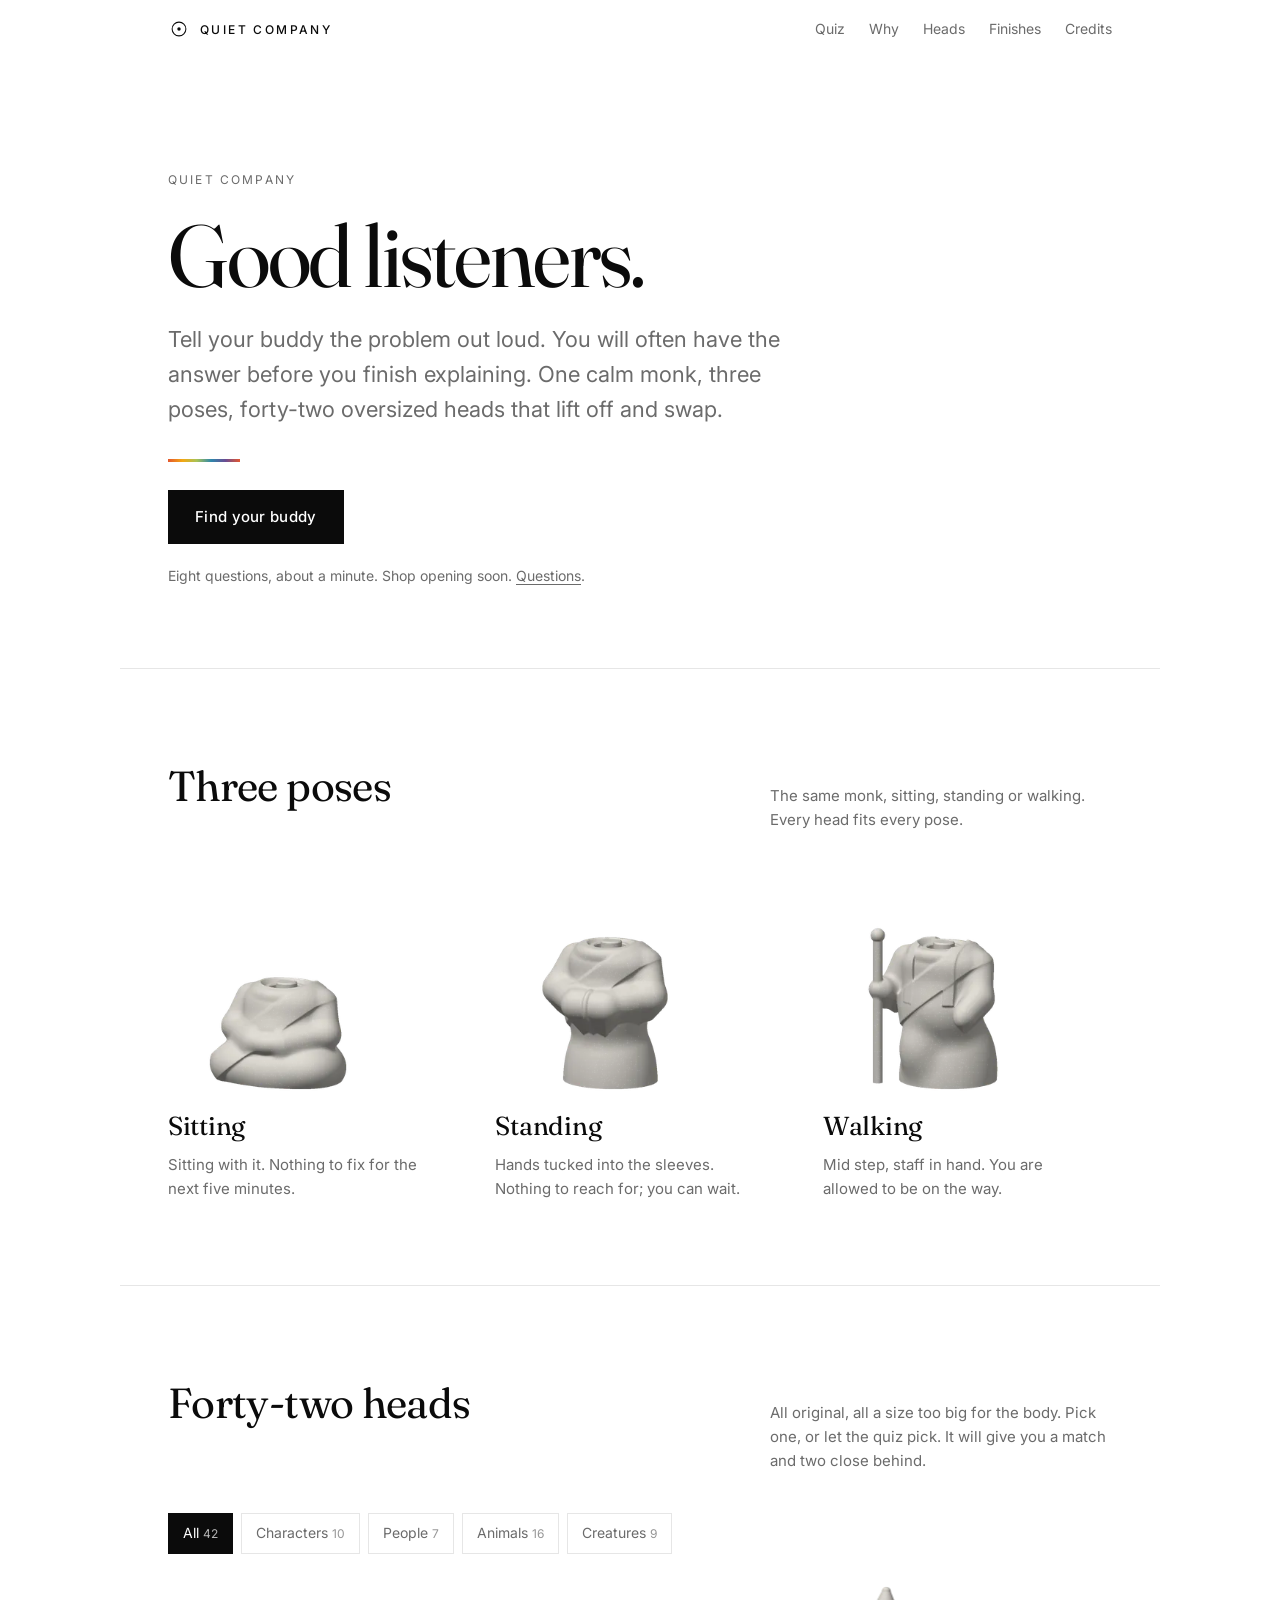
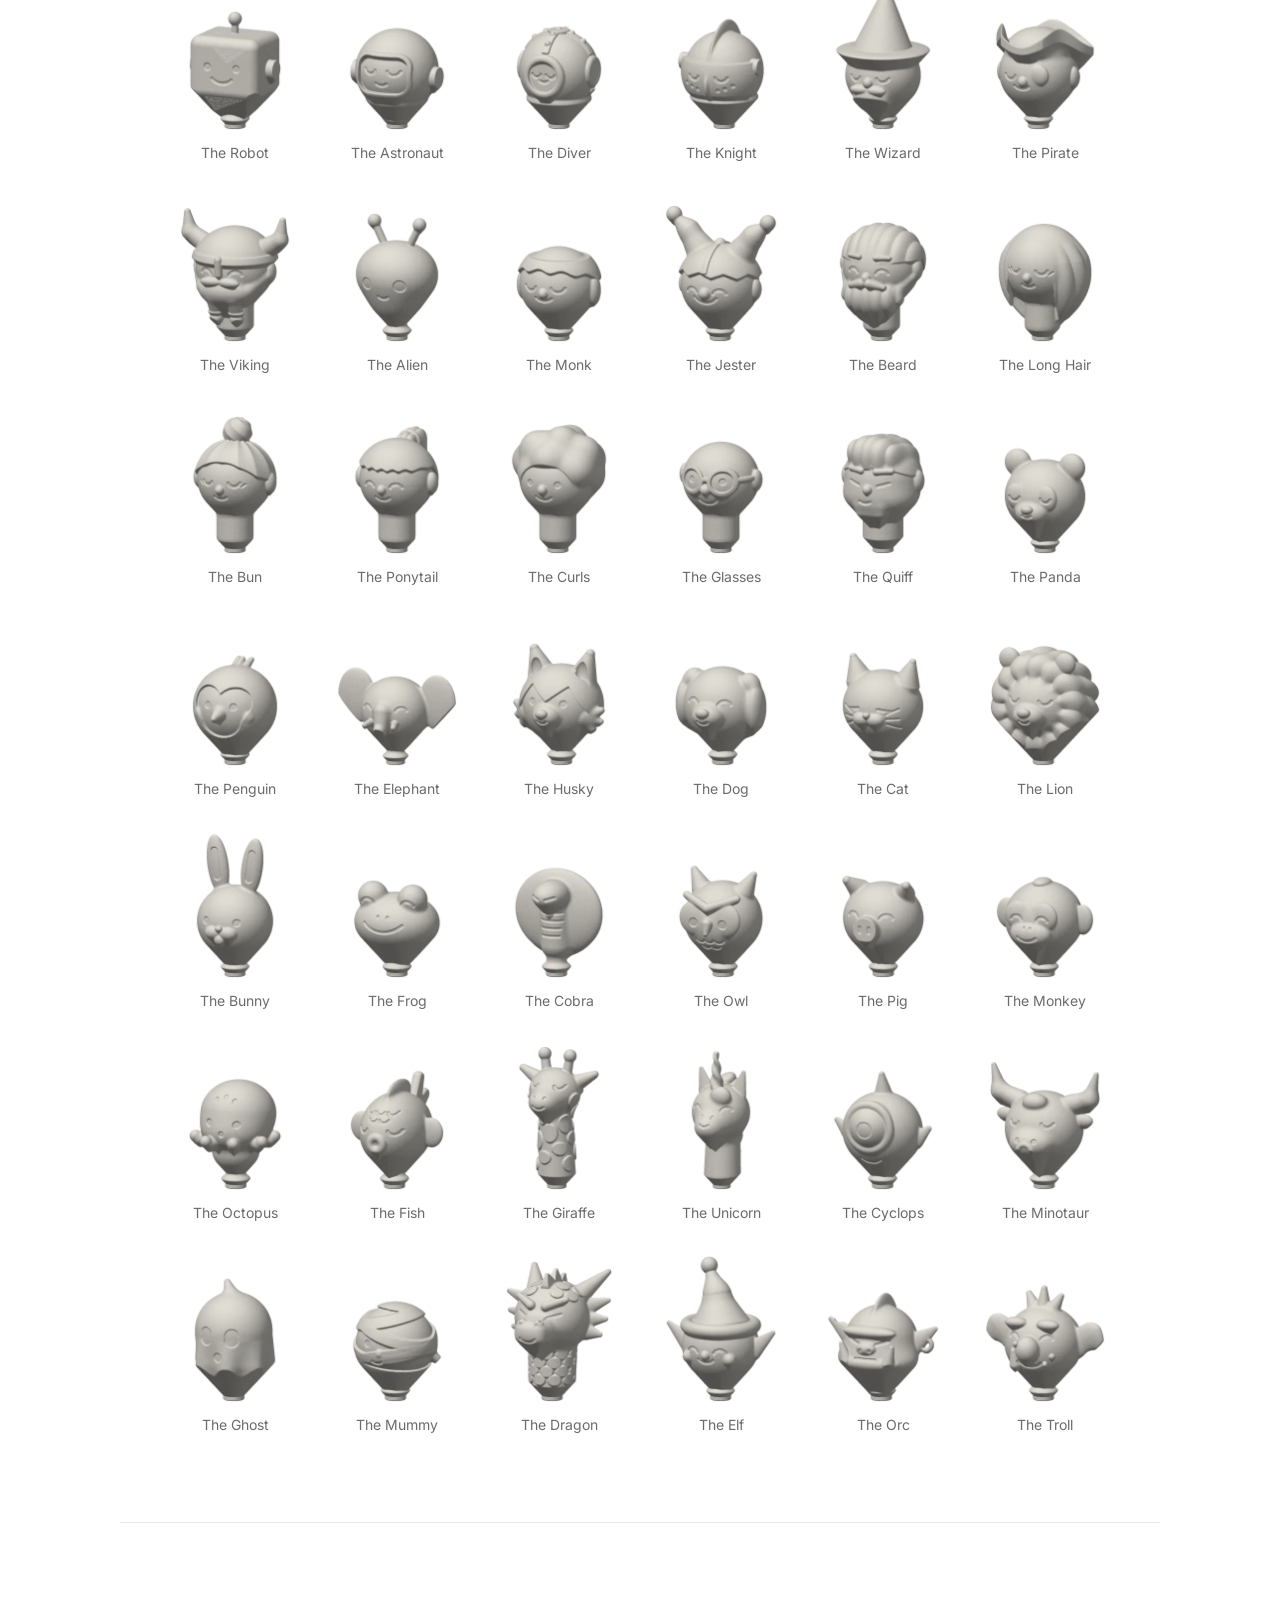
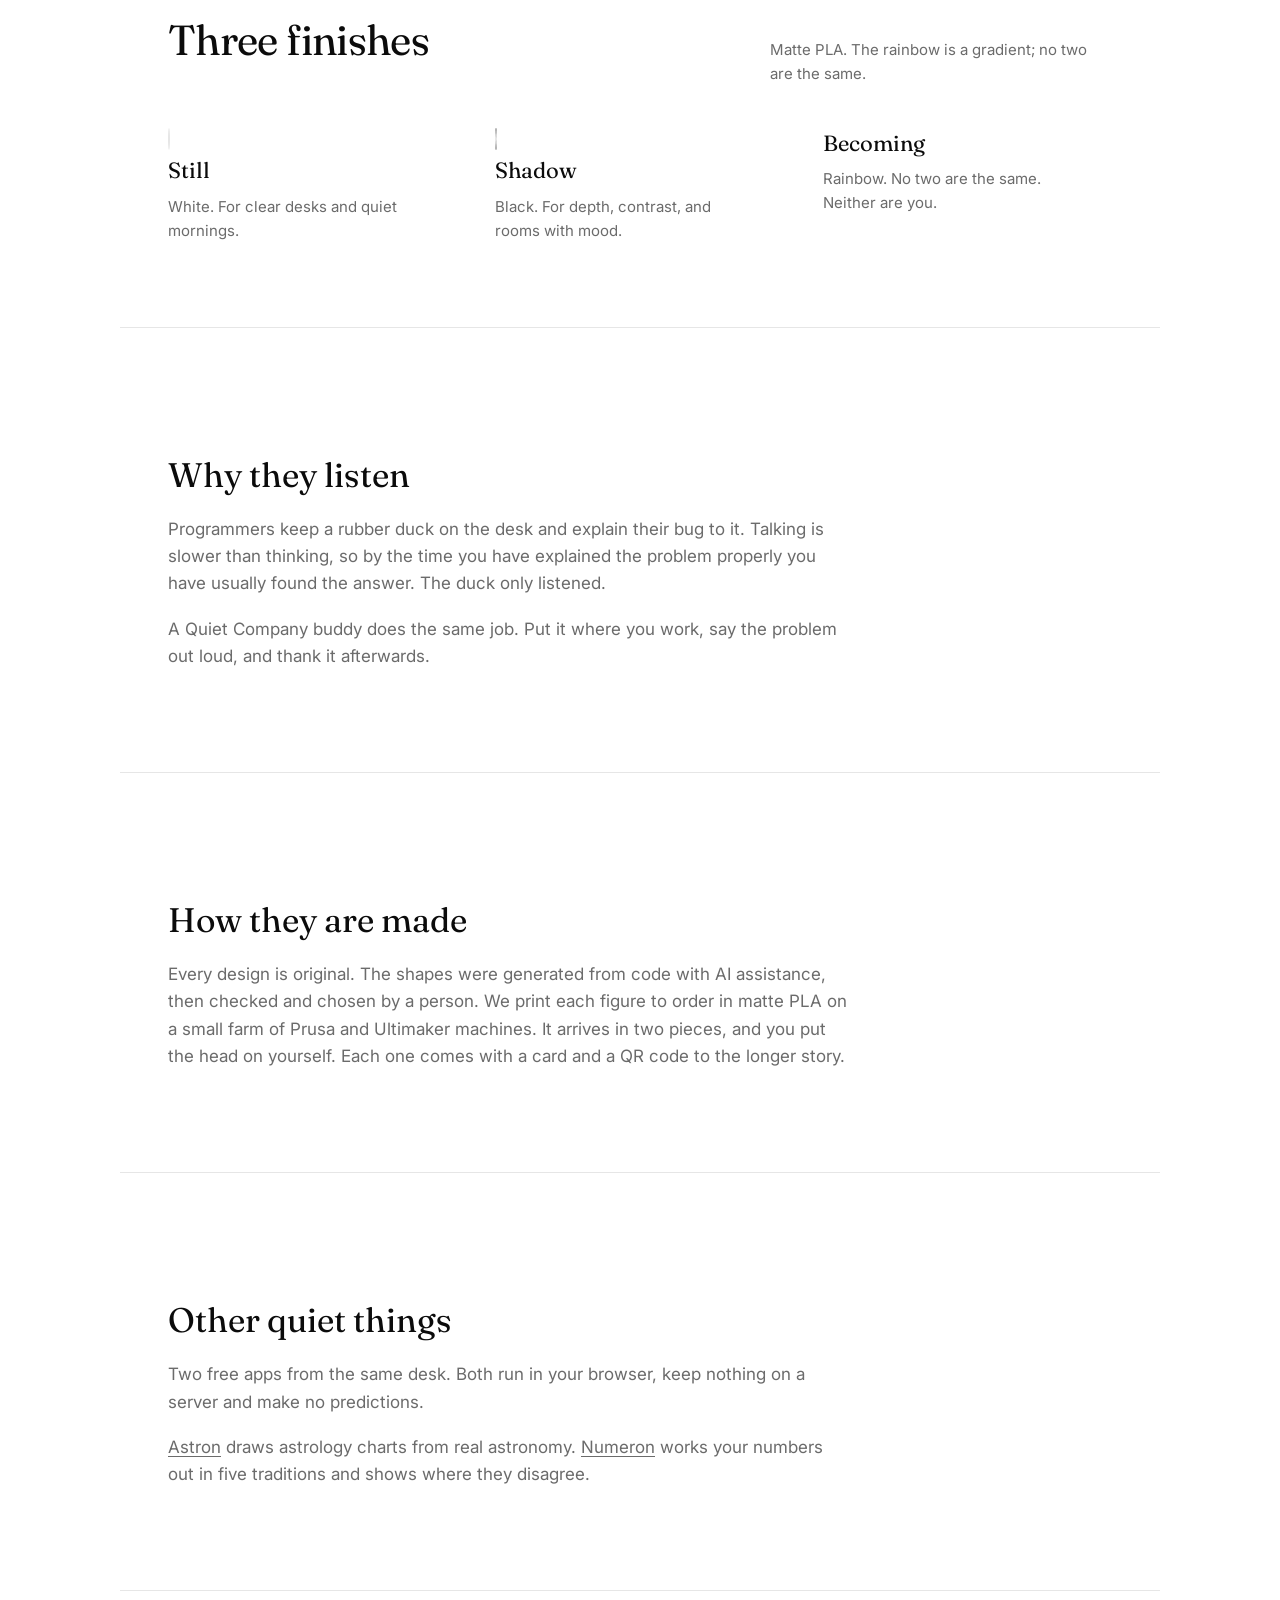
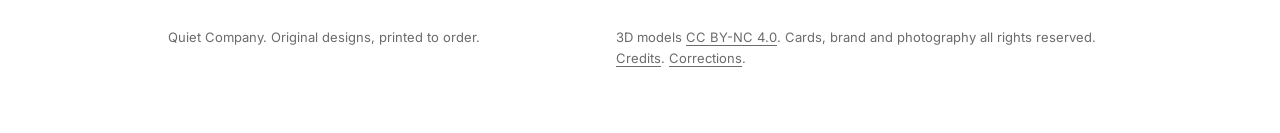
<file: index.html>
<!doctype html>
<html lang="en">
<head>
<meta charset="utf-8">
<meta name="viewport" content="width=device-width, initial-scale=1">
<title>Quiet Company | desk buddies that listen</title>
<meta name="description" content="Desk buddies that listen. One calm monk, three poses, forty-two oversized heads that swap. Original 3D-printed figures, printed to order.">
<meta name="theme-color" content="#ffffff">
<link rel="icon" href="assets/favicon.svg" type="image/svg+xml">
<link rel="preconnect" href="https://fonts.googleapis.com">
<link rel="preconnect" href="https://fonts.gstatic.com" crossorigin>
<link href="https://fonts.googleapis.com/css2?family=Fraunces:opsz,wght@9..144,400;9..144,500&amp;family=Inter:wght@400;500&amp;display=swap" rel="stylesheet">
<link rel="stylesheet" href="assets/style.css">
<meta property="og:title" content="Quiet Company | desk buddies that listen">
<meta property="og:description" content="Tell your buddy the problem. They listen.">
<meta property="og:type" content="website">
</head>
<body>
<a class="skip" href="#main">Skip to content</a>

<header class="site-header">
  <a class="wordmark" href="index.html" aria-label="Quiet Company home">
    <svg class="mark" viewBox="0 0 32 32" fill="none" aria-hidden="true" focusable="false">
      <circle cx="16" cy="16" r="10" stroke="currentColor" stroke-width="1.5"/>
      <circle cx="16" cy="16" r="2.5" fill="currentColor"/>
    </svg>
    <span>QUIET COMPANY</span>
  </a>
  <nav aria-label="Primary">
    <a href="quiz.html">Quiz</a>
    <a href="#listening">Why</a>
    <a href="#heads">Heads</a>
    <a href="#finishes">Finishes</a>
    <a href="credits.html">Credits</a>
  </nav>
</header>

<main id="main">

  <section class="hero">
    <p class="eyebrow">Quiet Company</p>
    <h1>Good listeners.</h1>
    <p class="lede">Tell your buddy the problem out loud. You will often have the answer before you finish explaining. One calm monk, three poses, forty-two oversized heads that lift off and swap.</p>
    <div class="rule" aria-hidden="true"></div>
    <p><a class="button" href="quiz.html">Find your buddy</a></p>
    <p class="availability">Eight questions, about a minute. Shop opening soon. <a href="credits.html#contact">Questions</a>.</p>
  </section>

  <section id="poses" class="section">
    <div class="section-head">
      <h2>Three poses</h2>
      <p>The same monk, sitting, standing or walking. Every head fits every pose.</p>
    </div>
    <div class="grid" id="js-poses"></div>
  </section>

  <section id="heads" class="section">
    <div class="section-head">
      <h2>Forty-two heads</h2>
      <p>All original, all a size too big for the body. Pick one, or let the quiz pick. It will give you a match and two close behind.</p>
    </div>
    <div class="tiles" id="js-gallery"></div>
    <noscript><p class="lede">The gallery and the quiz need JavaScript. Nothing is tracked and nothing is sent anywhere.</p></noscript>
  </section>

  <section id="finishes" class="section">
    <div class="section-head">
      <h2>Three finishes</h2>
      <p>Matte PLA. The rainbow is a gradient; no two are the same.</p>
    </div>
    <div class="finishes">
      <div class="finish">
        <span class="swatch still" aria-hidden="true"></span>
        <h3>Still</h3>
        <p>White. For clear desks and quiet mornings.</p>
      </div>
      <div class="finish">
        <span class="swatch shadow" aria-hidden="true"></span>
        <h3>Shadow</h3>
        <p>Black. For depth, contrast, and rooms with mood.</p>
      </div>
      <div class="finish">
        <span class="swatch becoming" aria-hidden="true"></span>
        <h3>Becoming</h3>
        <p>Rainbow. No two are the same. Neither are you.</p>
      </div>
    </div>
  </section>

  <section id="listening" class="section prose">
    <h2>Why they listen</h2>
    <p>Programmers keep a rubber duck on the desk and explain their bug to it. Talking is slower than thinking, so by the time you have explained the problem properly you have usually found the answer. The duck only listened.</p>
    <p>A Quiet Company buddy does the same job. Put it where you work, say the problem out loud, and thank it afterwards.</p>
  </section>

  <section class="section prose">
    <h2>How they are made</h2>
    <p>Every design is original. The shapes were generated from code with AI assistance, then checked and chosen by a person. We print each figure to order in matte PLA on a small farm of Prusa and Ultimaker machines. It arrives in two pieces, and you put the head on yourself. Each one comes with a card and a QR code to the longer story.</p>
  </section>

  <section class="section prose">
    <h2>Other quiet things</h2>
    <p>Two free apps from the same desk. Both run in your browser, keep nothing on a server and make no predictions.</p>
    <p><a href="https://astron.retroverse.studio/">Astron</a> draws astrology charts from real astronomy. <a href="https://numeron.retroverse.studio/">Numeron</a> works your numbers out in five traditions and shows where they disagree.</p>
  </section>

</main>

<footer class="site-footer">
  <p>Quiet Company. Original designs, printed to order.</p>
  <p>3D models <a href="credits.html#models">CC BY-NC 4.0</a>. Cards, brand and photography all rights reserved. <a href="credits.html">Credits</a>. <a href="https://github.com/michael-borck/quiet-company-open/issues">Corrections</a>.</p>
</footer>

<script src="assets/buddies.js"></script>
<script src="assets/site.js"></script>
</body>
</html>
</file>
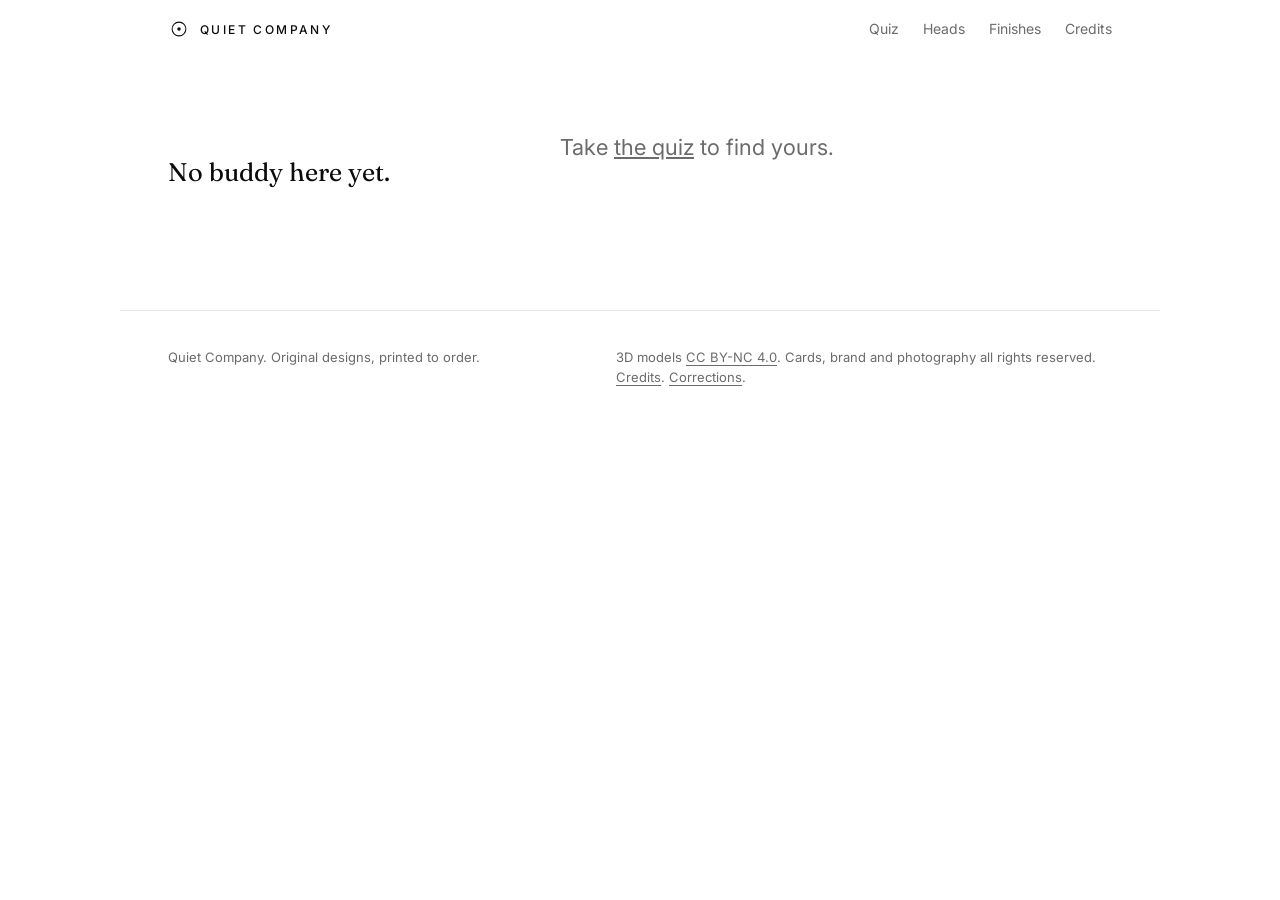
<file: buddy.html>
<!doctype html>
<html lang="en">
<head>
<meta charset="utf-8">
<meta name="viewport" content="width=device-width, initial-scale=1">
<title>Your buddy | Quiet Company</title>
<meta name="description" content="A Quiet Company figure: one head, one pose, one practice.">
<meta name="theme-color" content="#ffffff">
<link rel="icon" href="assets/favicon.svg" type="image/svg+xml">
<link rel="preconnect" href="https://fonts.googleapis.com">
<link rel="preconnect" href="https://fonts.gstatic.com" crossorigin>
<link href="https://fonts.googleapis.com/css2?family=Fraunces:opsz,wght@9..144,400;9..144,500&amp;family=Inter:wght@400;500&amp;display=swap" rel="stylesheet">
<link rel="stylesheet" href="assets/style.css">
<meta property="og:title" content="Your buddy | Quiet Company">
<meta property="og:description" content="Small figures for the still point.">
<meta property="og:type" content="website">
</head>
<body>
<a class="skip" href="#main">Skip to content</a>

<header class="site-header">
  <a class="wordmark" href="index.html" aria-label="Quiet Company home">
    <svg class="mark" viewBox="0 0 32 32" fill="none" aria-hidden="true" focusable="false">
      <circle cx="16" cy="16" r="10" stroke="currentColor" stroke-width="1.5"/>
      <circle cx="16" cy="16" r="2.5" fill="currentColor"/>
    </svg>
    <span>QUIET COMPANY</span>
  </a>
  <nav aria-label="Primary">
    <a href="quiz.html">Quiz</a>
    <a href="index.html#heads">Heads</a>
    <a href="index.html#finishes">Finishes</a>
    <a href="credits.html">Credits</a>
  </nav>
</header>

<main id="main">
  <article class="figure" id="js-buddy">
    <noscript><h1>This page needs JavaScript.</h1></noscript>
  </article>
</main>

<footer class="site-footer">
  <p>Quiet Company. Original designs, printed to order.</p>
  <p>3D models <a href="credits.html#models">CC BY-NC 4.0</a>. Cards, brand and photography all rights reserved. <a href="credits.html">Credits</a>. <a href="https://github.com/michael-borck/quiet-company-open/issues">Corrections</a>.</p>
</footer>

<script src="assets/buddies.js"></script>
<script src="assets/site.js"></script>
</body>
</html>
</file>
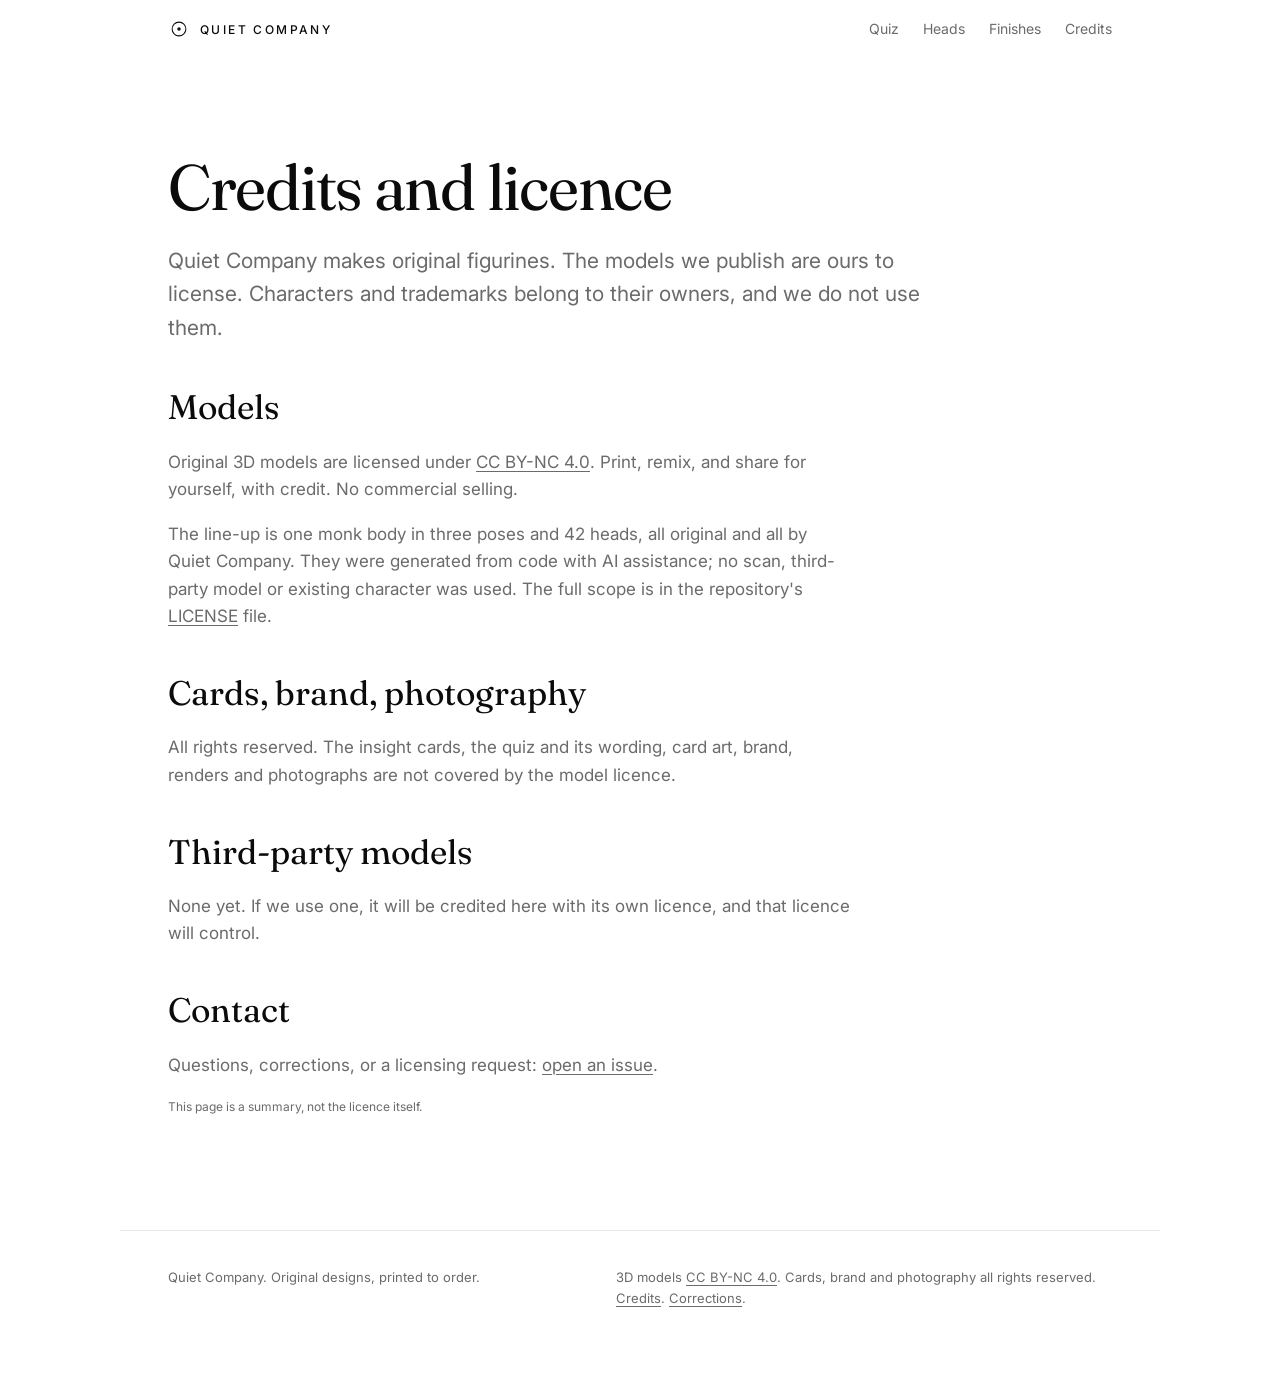
<file: credits.html>
<!doctype html>
<html lang="en">
<head>
<meta charset="utf-8">
<meta name="viewport" content="width=device-width, initial-scale=1">
<title>Credits and licence | Quiet Company</title>
<meta name="description" content="Credits and licence for Quiet Company models, cards and brand.">
<meta name="theme-color" content="#ffffff">
<link rel="icon" href="assets/favicon.svg" type="image/svg+xml">
<link rel="preconnect" href="https://fonts.googleapis.com">
<link rel="preconnect" href="https://fonts.gstatic.com" crossorigin>
<link href="https://fonts.googleapis.com/css2?family=Fraunces:opsz,wght@9..144,400;9..144,500&amp;family=Inter:wght@400;500&amp;display=swap" rel="stylesheet">
<link rel="stylesheet" href="assets/style.css">
<meta property="og:title" content="Credits and licence | Quiet Company">
<meta property="og:type" content="article">
</head>
<body>
<a class="skip" href="#main">Skip to content</a>

<header class="site-header">
  <a class="wordmark" href="index.html" aria-label="Quiet Company home">
    <svg class="mark" viewBox="0 0 32 32" fill="none" aria-hidden="true" focusable="false">
      <circle cx="16" cy="16" r="10" stroke="currentColor" stroke-width="1.5"/>
      <circle cx="16" cy="16" r="2.5" fill="currentColor"/>
    </svg>
    <span>QUIET COMPANY</span>
  </a>
  <nav aria-label="Primary">
    <a href="quiz.html">Quiz</a>
    <a href="index.html#heads">Heads</a>
    <a href="index.html#finishes">Finishes</a>
    <a href="credits.html">Credits</a>
  </nav>
</header>

<main id="main" class="page prose">
  <h1>Credits and licence</h1>
  <p>Quiet Company makes original figurines. The models we publish are ours to license. Characters and trademarks belong to their owners, and we do not use them.</p>

  <h2 id="models">Models</h2>
  <p>Original 3D models are licensed under <a href="https://creativecommons.org/licenses/by-nc/4.0/">CC BY-NC 4.0</a>. Print, remix, and share for yourself, with credit. No commercial selling.</p>
  <p>The line-up is one monk body in three poses and 42 heads, all original and all by Quiet Company. They were generated from code with AI assistance; no scan, third-party model or existing character was used. The full scope is in the repository's <a href="LICENSE">LICENSE</a> file.</p>

  <h2>Cards, brand, photography</h2>
  <p>All rights reserved. The insight cards, the quiz and its wording, card art, brand, renders and photographs are not covered by the model licence.</p>

  <h2>Third-party models</h2>
  <p>None yet. If we use one, it will be credited here with its own licence, and that licence will control.</p>

  <h2 id="contact">Contact</h2>
  <p>Questions, corrections, or a licensing request: <a href="https://github.com/michael-borck/quiet-company-open/issues">open an issue</a>.</p>
  <p class="small">This page is a summary, not the licence itself.</p>
</main>

<footer class="site-footer">
  <p>Quiet Company. Original designs, printed to order.</p>
  <p>3D models <a href="credits.html#models">CC BY-NC 4.0</a>. Cards, brand and photography all rights reserved. <a href="credits.html">Credits</a>. <a href="https://github.com/michael-borck/quiet-company-open/issues">Corrections</a>.</p>
</footer>

</body>
</html>
</file>
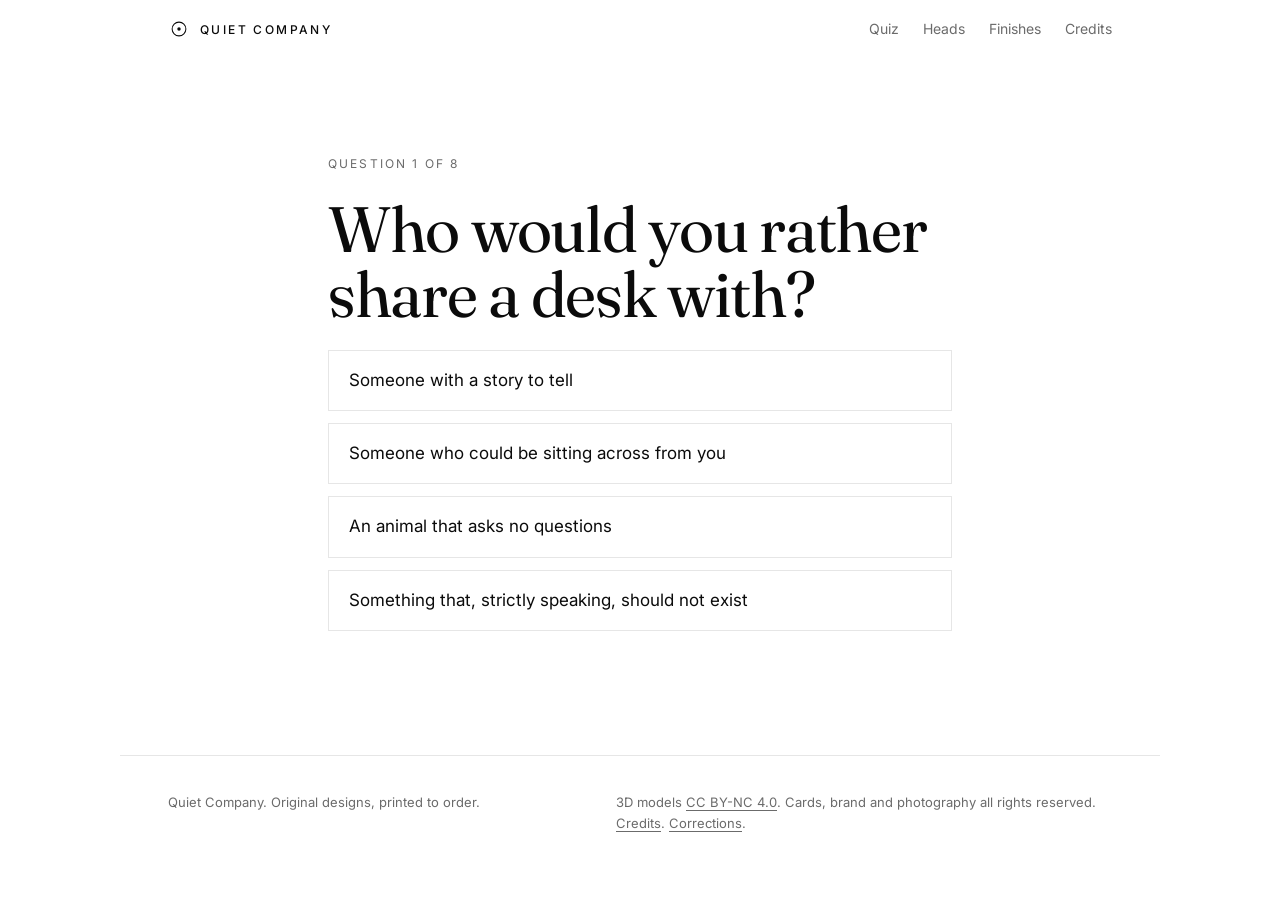
<file: quiz.html>
<!doctype html>
<html lang="en">
<head>
<meta charset="utf-8">
<meta name="viewport" content="width=device-width, initial-scale=1">
<title>Find your buddy | Quiet Company</title>
<meta name="description" content="Eight questions, about a minute. Find the buddy that suits you.">
<meta name="theme-color" content="#ffffff">
<link rel="icon" href="assets/favicon.svg" type="image/svg+xml">
<link rel="preconnect" href="https://fonts.googleapis.com">
<link rel="preconnect" href="https://fonts.gstatic.com" crossorigin>
<link href="https://fonts.googleapis.com/css2?family=Fraunces:opsz,wght@9..144,400;9..144,500&amp;family=Inter:wght@400;500&amp;display=swap" rel="stylesheet">
<link rel="stylesheet" href="assets/style.css">
<meta property="og:title" content="Find your buddy | Quiet Company">
<meta property="og:description" content="Small figures for the still point.">
<meta property="og:type" content="website">
</head>
<body>
<a class="skip" href="#main">Skip to content</a>

<header class="site-header">
  <a class="wordmark" href="index.html" aria-label="Quiet Company home">
    <svg class="mark" viewBox="0 0 32 32" fill="none" aria-hidden="true" focusable="false">
      <circle cx="16" cy="16" r="10" stroke="currentColor" stroke-width="1.5"/>
      <circle cx="16" cy="16" r="2.5" fill="currentColor"/>
    </svg>
    <span>QUIET COMPANY</span>
  </a>
  <nav aria-label="Primary">
    <a href="quiz.html">Quiz</a>
    <a href="index.html#heads">Heads</a>
    <a href="index.html#finishes">Finishes</a>
    <a href="credits.html">Credits</a>
  </nav>
</header>

<main id="main">
  <section class="page quiz" id="js-quiz" aria-live="polite">
    <noscript><h1>The quiz needs JavaScript.</h1><p class="lede">Nothing is tracked and nothing is sent anywhere. Or <a href="index.html#heads">browse the heads</a>.</p></noscript>
  </section>
</main>

<footer class="site-footer">
  <p>Quiet Company. Original designs, printed to order.</p>
  <p>3D models <a href="credits.html#models">CC BY-NC 4.0</a>. Cards, brand and photography all rights reserved. <a href="credits.html">Credits</a>. <a href="https://github.com/michael-borck/quiet-company-open/issues">Corrections</a>.</p>
</footer>

<script src="assets/buddies.js"></script>
<script src="assets/site.js"></script>
</body>
</html>
</file>
<file: assets/style.css>
:root {
  --paper: #ffffff;
  --ink: #0b0b0b;
  --muted: #6b6b6b;
  --line: #e6e6e6;
  --rainbow: linear-gradient(90deg, #e4572e, #f3a712, #a8c256, #2e86ab, #6a4c93, #e4572e);
  --max: 1040px;
  --pad: clamp(20px, 5vw, 48px);
  --sans: "Inter", -apple-system, BlinkMacSystemFont, "Segoe UI", Helvetica, Arial, sans-serif;
  --serif: "Fraunces", Georgia, "Times New Roman", serif;
}

@media (prefers-color-scheme: dark) {
  :root {
    --paper: #0b0b0b;
    --ink: #f4f4f4;
    --muted: #a3a3a3;
    --line: #242424;
  }
}

*, *::before, *::after { box-sizing: border-box; }

html { scroll-behavior: smooth; scroll-padding-top: 76px; }

body {
  margin: 0;
  background: var(--paper);
  color: var(--ink);
  font-family: var(--sans);
  font-size: 17px;
  line-height: 1.6;
  -webkit-font-smoothing: antialiased;
  text-rendering: optimizeLegibility;
}

a { color: inherit; }
img, svg { display: block; max-width: 100%; }

.skip {
  position: absolute;
  left: -9999px;
  top: 0;
  z-index: 10;
  padding: 12px 16px;
  background: var(--ink);
  color: var(--paper);
}
.skip:focus { left: 16px; top: 16px; }

:focus-visible { outline: 2px solid var(--ink); outline-offset: 4px; }

/* Header */

.site-header {
  position: sticky;
  top: 0;
  z-index: 5;
  max-width: var(--max);
  margin: 0 auto;
  padding: 18px var(--pad);
  background: var(--paper);
  /* carry the background to both edges of the window */
  box-shadow: 0 0 0 100vmax var(--paper);
  clip-path: inset(0 -100vmax);
  display: flex;
  align-items: center;
  justify-content: space-between;
  gap: 24px;
}

.wordmark {
  display: inline-flex;
  align-items: center;
  gap: 10px;
  text-decoration: none;
  font-size: 12px;
  font-weight: 500;
  letter-spacing: 0.2em;
}

.mark { width: 22px; height: 22px; color: var(--ink); }

nav { display: flex; gap: 24px; font-size: 14px; }
nav a { color: var(--muted); text-decoration: none; }
nav a:hover { color: var(--ink); }

/* Type */

h1, h2, h3 { font-family: var(--serif); font-weight: 400; }

.eyebrow {
  margin: 0 0 22px;
  font-size: 12px;
  letter-spacing: 0.18em;
  text-transform: uppercase;
  color: var(--muted);
}

/* Home */

.hero {
  max-width: var(--max);
  margin: 0 auto;
  padding: clamp(48px, 9vw, 112px) var(--pad) clamp(40px, 7vw, 80px);
}

.hero h1 {
  margin: 0 0 24px;
  font-size: clamp(42px, 7.2vw, 88px);
  line-height: 0.98;
  letter-spacing: -0.025em;
  max-width: 13ch;
  text-wrap: balance;
}

.lede {
  margin: 0 0 32px;
  max-width: 44ch;
  font-size: clamp(18px, 2.2vw, 22px);
  color: var(--muted);
}

.rule {
  width: 72px;
  height: 3px;
  margin: 0 0 28px;
  background: var(--rainbow);
}

.availability { margin: 0; font-size: 14px; color: var(--muted); }
.availability a { text-underline-offset: 3px; }

.section {
  max-width: var(--max);
  margin: 0 auto;
  padding: clamp(44px, 7vw, 84px) var(--pad);
  border-top: 1px solid var(--line);
}

.section-head {
  display: flex;
  align-items: baseline;
  justify-content: space-between;
  gap: 28px;
  margin-bottom: 40px;
}

.section-head h2 {
  margin: 0;
  font-size: clamp(30px, 4vw, 42px);
  letter-spacing: -0.015em;
}

.section-head p {
  margin: 0;
  max-width: 38ch;
  font-size: 15px;
  color: var(--muted);
}

.grid {
  display: grid;
  grid-template-columns: repeat(3, 1fr);
  gap: clamp(20px, 3vw, 40px);
}

.card { display: block; padding-top: 8px; text-decoration: none; }
.card svg { width: 100%; max-width: 170px; height: auto; margin: 0 0 22px; color: var(--ink); }
.card h3 { margin: 0 0 6px; font-size: 26px; letter-spacing: -0.01em; }
.card p { margin: 0 0 16px; max-width: 30ch; font-size: 15px; color: var(--muted); }

.more {
  font-size: 12px;
  letter-spacing: 0.08em;
  text-transform: uppercase;
  color: var(--muted);
}
.card:hover .more { color: var(--ink); text-decoration: underline; text-underline-offset: 4px; }

.finishes {
  display: grid;
  grid-template-columns: repeat(3, 1fr);
  gap: clamp(20px, 3vw, 40px);
}

.finish h3 { margin: 0 0 6px; font-size: 22px; }
.finish p { margin: 0; max-width: 28ch; font-size: 15px; color: var(--muted); }

.swatch {
  width: 44px;
  height: 44px;
  margin-bottom: 18px;
  border-radius: 50%;
  border: 1px solid var(--line);
}
.swatch.still { background: #ffffff; }
.swatch.shadow { background: #0b0b0b; }
.swatch.becoming { background: var(--rainbow); border: 0; }

.prose h2 { margin: 36px 0 14px; font-size: clamp(26px, 3.2vw, 34px); }
.prose p { margin: 0 0 18px; max-width: 62ch; color: var(--muted); }
.prose h1 + p { font-size: clamp(18px, 2.2vw, 21px); }
.prose a { text-underline-offset: 3px; }

/* Figure pages */

.figure {
  max-width: var(--max);
  margin: 0 auto;
  padding: clamp(32px, 6vw, 72px) var(--pad) clamp(48px, 8vw, 96px);
  display: grid;
  grid-template-columns: minmax(0, 320px) minmax(0, 1fr);
  gap: clamp(32px, 6vw, 72px);
  align-items: start;
}

.figure-art svg { width: 100%; height: auto; color: var(--ink); }

.figure-copy h1 {
  margin: 0 0 14px;
  font-size: clamp(42px, 6vw, 68px);
  line-height: 1;
  letter-spacing: -0.02em;
}

.figure-copy .lede { margin-bottom: 28px; }
.figure-copy p { max-width: 56ch; }

.figure-copy h2 {
  margin: 34px 0 8px;
  font-family: var(--sans);
  font-size: 12px;
  font-weight: 500;
  letter-spacing: 0.16em;
  text-transform: uppercase;
  color: var(--muted);
}

.practice {
  margin: 28px 0;
  padding-left: 18px;
  border-left: 2px solid var(--ink);
}
.practice p { margin: 0; color: var(--ink); }

.specs { list-style: none; padding: 0; margin: 0; font-size: 15px; }
.specs li {
  display: flex;
  justify-content: space-between;
  gap: 20px;
  padding: 9px 0;
  border-bottom: 1px solid var(--line);
  color: var(--muted);
}
.specs li span:first-child { color: var(--ink); }

.back {
  display: inline-block;
  margin-top: 40px;
  font-size: 13px;
  letter-spacing: 0.06em;
  text-transform: uppercase;
  text-decoration: none;
  color: var(--muted);
}
.back:hover { color: var(--ink); }

/* Simple pages */

.page {
  max-width: var(--max);
  margin: 0 auto;
  padding: clamp(48px, 8vw, 96px) var(--pad);
}

.page h1 {
  margin: 0 0 24px;
  font-size: clamp(40px, 6vw, 64px);
  line-height: 1.02;
  letter-spacing: -0.02em;
}

.notfound {
  max-width: var(--max);
  margin: 0 auto;
  padding: clamp(64px, 12vw, 160px) var(--pad);
  min-height: 50vh;
}
.notfound h1 { margin: 0 0 18px; font-size: clamp(42px, 8vw, 80px); }
.notfound p { max-width: 40ch; color: var(--muted); }

/* Footer */

.site-footer {
  max-width: var(--max);
  margin: 0 auto;
  padding: 36px var(--pad) 64px;
  border-top: 1px solid var(--line);
  display: flex;
  justify-content: space-between;
  gap: 24px;
  flex-wrap: wrap;
  font-size: 13px;
  color: var(--muted);
}
.site-footer p { margin: 0; max-width: 62ch; }
.site-footer a { text-underline-offset: 3px; }

.small { font-size: 12px; }


/* Buttons, gallery, quiz, buddy card */

.button {
  display: inline-block;
  padding: 14px 26px;
  border: 1.5px solid var(--ink);
  background: var(--ink);
  color: var(--paper);
  font-size: 15px;
  font-weight: 500;
  letter-spacing: 0.02em;
  text-decoration: none;
}
.button:hover { background: var(--paper); color: var(--ink); }
.hero .button { margin-bottom: 4px; }

img { height: auto; }

.pose img { width: 100%; max-width: 220px; margin: 0 0 14px; }
.pose h3 { margin: 0 0 6px; font-size: 26px; letter-spacing: -0.01em; }
.pose p { margin: 0; max-width: 30ch; font-size: 15px; color: var(--muted); }

.tiles {
  display: grid;
  grid-template-columns: repeat(auto-fill, minmax(132px, 1fr));
  gap: clamp(14px, 2.4vw, 28px);
}
.filters { display: flex; flex-wrap: wrap; gap: 8px; margin: 0 0 28px; }
.filter {
  padding: 8px 14px;
  border: 1px solid var(--line);
  background: transparent;
  color: var(--muted);
  font: inherit;
  font-size: 14px;
  cursor: pointer;
}
.filter:hover { border-color: var(--ink); color: var(--ink); }
.filter[aria-pressed="true"] { border-color: var(--ink); background: var(--ink); color: var(--paper); }
.filter .count { font-size: 12px; opacity: 0.7; }
.tile[hidden] { display: none; }
.alts { display: grid; grid-template-columns: repeat(2, minmax(0, 150px)); gap: 20px; margin: 4px 0 28px; }

.tile { display: block; text-decoration: none; text-align: center; }
.tile img { width: 100%; max-width: 150px; margin: 0 auto 8px; transition: transform 0.2s ease; }
.tile:hover img { transform: translateY(-4px); }
.tile-name { font-size: 14px; color: var(--muted); }
.tile:hover .tile-name { color: var(--ink); text-decoration: underline; text-underline-offset: 4px; }

.quiz { max-width: 720px; min-height: 60vh; }
.quiz-q { outline: none; }
.options { display: grid; gap: 12px; margin: 8px 0 28px; }
.option {
  width: 100%;
  padding: 16px 20px;
  border: 1px solid var(--line);
  background: transparent;
  color: var(--ink);
  font: inherit;
  text-align: left;
  cursor: pointer;
}
.option:hover, .option:focus-visible { border-color: var(--ink); }
button.plain { border: 0; background: none; padding: 0; margin-top: 0; font-family: inherit; cursor: pointer; }

.buddy-art img { width: 100%; max-width: 300px; margin: 0 auto; }
.switch { display: flex; gap: 0; margin: 0 0 18px; flex-wrap: wrap; }
.switch a {
  padding: 8px 16px;
  border: 1px solid var(--line);
  margin-right: -1px;
  font-size: 14px;
  color: var(--muted);
  text-decoration: none;
}
.switch a:hover { color: var(--ink); }
.switch a.on { border-color: var(--ink); color: var(--ink); position: relative; }
.links { display: flex; gap: 28px; flex-wrap: wrap; margin: 0; }

@media (prefers-reduced-motion: reduce) {
  .tile img { transition: none; }
}

/* Responsive */

@media (max-width: 760px) {
  .grid, .finishes { grid-template-columns: 1fr; }
  .section-head { display: block; }
  .section-head p { margin-top: 10px; }
  .figure { grid-template-columns: 1fr; }
  .figure-art { max-width: 240px; }
  nav { gap: 16px; }
}

@media (prefers-reduced-motion: reduce) {
  html { scroll-behavior: auto; }
}
</file>
